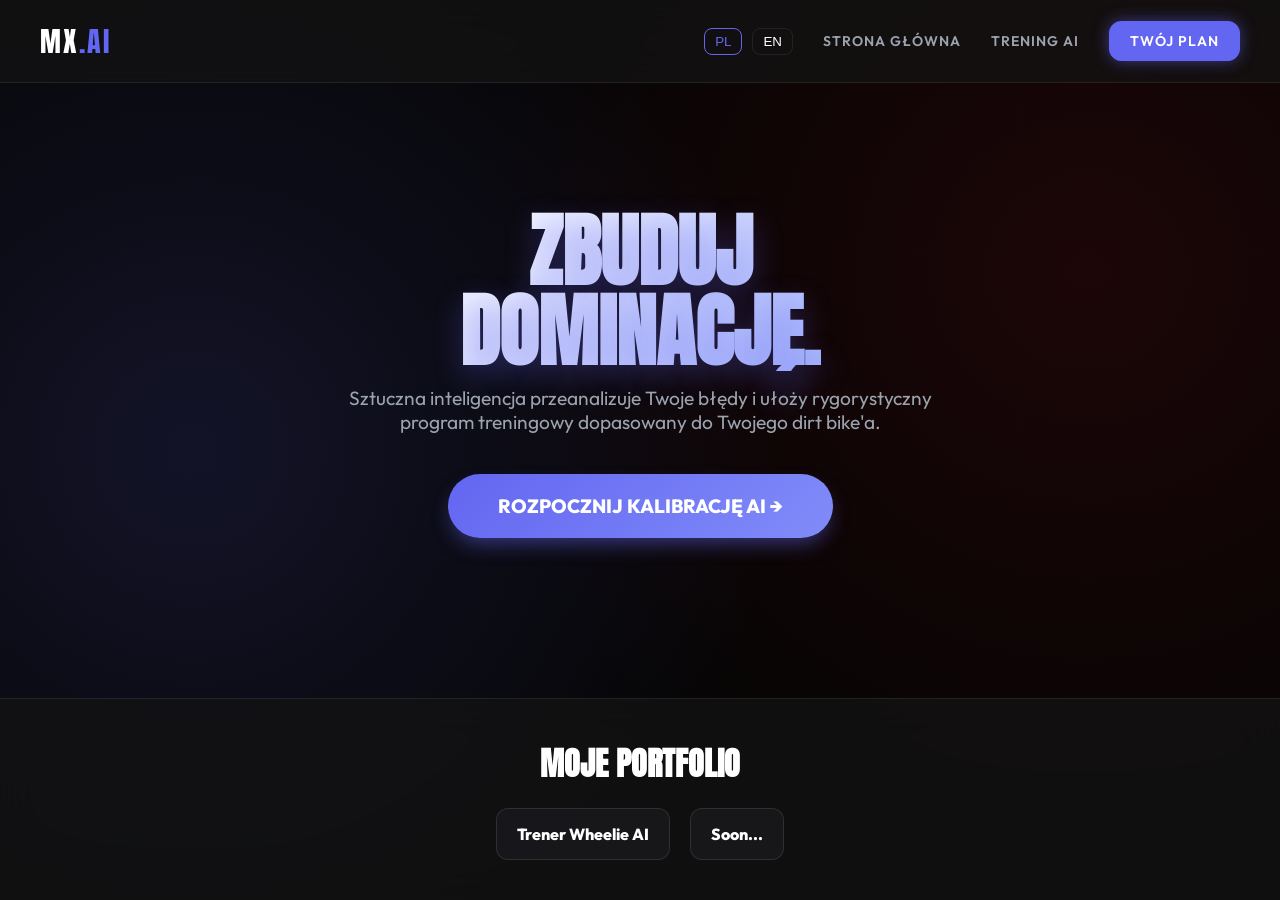
<file: index.html>
<!DOCTYPE html>
<html lang="pl">
<head>
    <meta charset="UTF-8">
    <meta name="viewport" content="width=device-width, initial-scale=1.0">
    <title>MX.AI - Landing Page</title>
    <link rel="stylesheet" href="style.css">
    <script src="https://cdnjs.cloudflare.com/ajax/libs/gsap/3.12.2/gsap.min.js"></script>
</head>
<body>

    <nav>
        <a href="index.html" class="logo">MX<span>.AI</span></a>
        
        <div class="lang-switcher" style="display: flex; gap: 10px; margin-left: auto; margin-right: 30px;">
            <button class="lang-btn active" onclick="changeLang('pl')" id="lang-pl" style="background:transparent; color:#fff; border:1px solid var(--border-glass); padding:5px 10px; border-radius:8px; cursor:pointer;">PL</button>
            <button class="lang-btn" onclick="changeLang('en')" id="lang-en" style="background:transparent; color:#fff; border:1px solid var(--border-glass); padding:5px 10px; border-radius:8px; cursor:pointer;">EN</button>
        </div>

        <div class="nav-links">
            <a href="index.html" data-t="navHome">Strona Główna</a>
            <a href="survey.html" data-t="navSetup">Trening AI</a>
            <a href="dashboard.html" class="btn-nav" style="color:#fff; background:var(--primary); box-shadow:0 0 15px var(--primary-glow);" data-t="navPlan">Twój Plan</a>
        </div>
    </nav>

    <div class="container" style="justify-content: center;">
        <section class="hero">
            <h1 data-t="heroTitle">Zbuduj<br>Dominację.</h1>
            <p data-t="heroDesc">Sztuczna inteligencja przeanalizuje Twoje błędy i ułoży rygorystyczny program treningowy dopasowany do Twojego dirt bike'a.</p>
            <a href="survey.html" class="hero-btn" data-t="heroBtn">Rozpocznij Kalibrację AI →</a>
        </section>
    </div>

    <footer>
        <h2 style="font-family: 'Anton', sans-serif; font-size: 2rem; color: #fff; margin-bottom: 20px;" data-t="portfolioTitle">MOJE PORTFOLIO</h2>
        <div style="display: flex; justify-content: center; gap: 20px; flex-wrap: wrap;">
            <a href="survey.html" class="portfolio-item" data-t="portfolioItem1">Trener Wheelie AI</a>
            <div class="portfolio-item" onclick="showToast('Wait project has start Soon..')" data-t="portfolioItem2">Soon...</div>
        </div>
    </footer>

    <script src="app.js"></script>
</body>
</html>
</file>
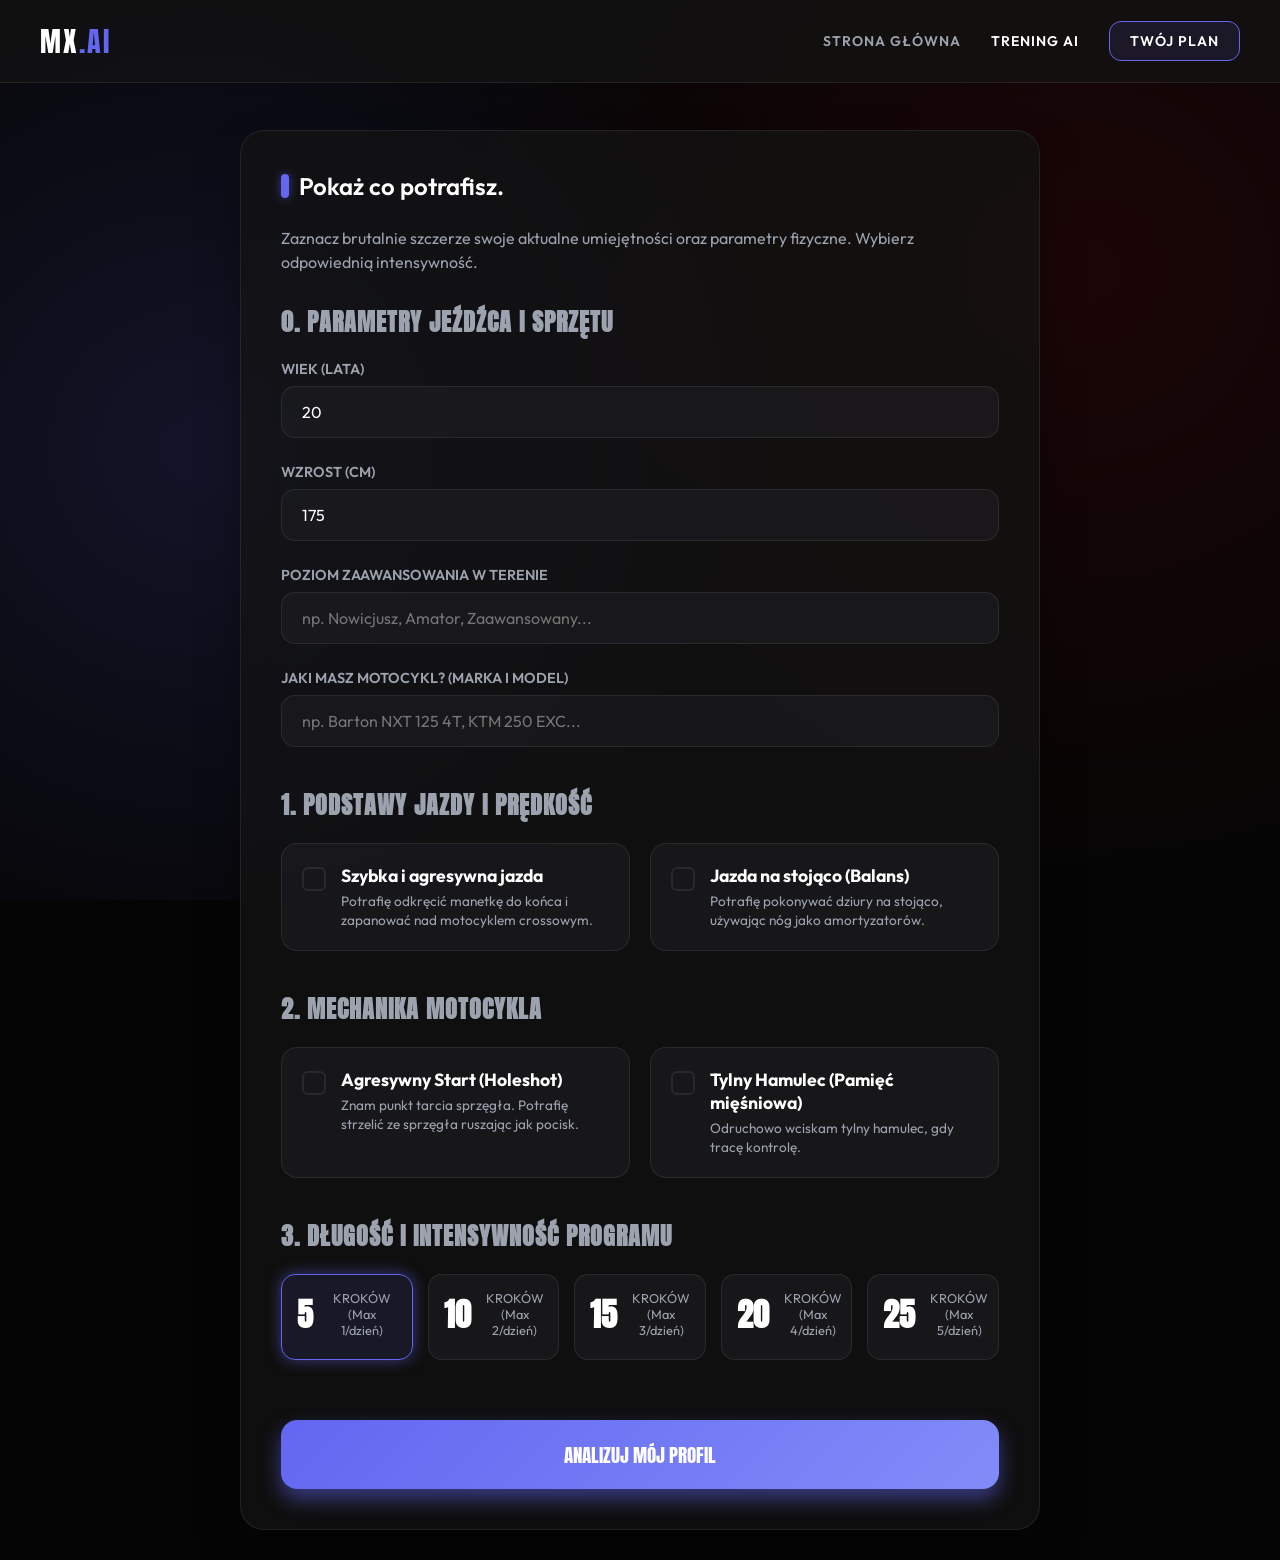
<file: survey.html>
<!DOCTYPE html>
<html lang="pl">
<head>
    <meta charset="UTF-8">
    <meta name="viewport" content="width=device-width, initial-scale=1.0">
    <title>MX.AI - Ankieta Kalibracyjna</title>
    <link rel="stylesheet" href="style.css">
    <script src="https://cdnjs.cloudflare.com/ajax/libs/gsap/3.12.2/gsap.min.js"></script>
    <style>
        .length-grid { display: grid; grid-template-columns: repeat(auto-fit, minmax(100px, 1fr)); gap: 15px; }
        .length-option {
            background: var(--card-glass); border: 1px solid var(--border-glass); padding: 15px;
            border-radius: 14px; text-align: center; cursor: pointer; transition: 0.3s;
        }
        .length-option:hover { border-color: rgba(255,255,255,0.3); }
        .length-option.selected { border-color: var(--primary); background: rgba(99, 102, 241, 0.1); box-shadow: 0 0 15px var(--primary-glow); }
        .length-option h4 { font-size: 2rem; font-family: 'Anton', sans-serif; margin-bottom: 5px; color: #fff; }
        .length-option p { font-size: 0.8rem; color: var(--text-dim); }

        /* Loader Styles */
        #view-loading {
            display: none; flex-direction: column; justify-content: center; align-items: center;
            min-height: 100vh; text-align: center; position: fixed; top: 0; left: 0; width: 100%; background: var(--bg); z-index: 5000;
        }
        .loader-text { font-family: 'Anton', sans-serif; font-size: 4rem; color: #fff; letter-spacing: 2px; }
        .loader-sub { color: var(--text-dim); margin-bottom: 30px; font-size: 1.2rem; }
        .progress-line { width: 300px; height: 4px; background: rgba(255,255,255,0.1); border-radius: 4px; overflow: hidden; }
        .progress-fill { width: 0%; height: 100%; background: var(--primary); box-shadow: 0 0 15px var(--primary-glow); }
    </style>
</head>
<body>

    <nav>
        <a href="index.html" class="logo">MX<span>.AI</span></a>
        <div class="nav-links">
            <a href="index.html">Strona Główna</a>
            <a href="survey.html" style="color: #fff;">Trening AI</a>
            <a href="dashboard.html" class="btn-nav">Twój Plan</a>
        </div>
    </nav>

    <div class="container" id="view-setup">
        <div class="glass-panel">
            <h2 class="section-title">Pokaż co potrafisz.</h2>
            <p style="color: var(--text-dim); margin-bottom: 30px; line-height: 1.5;">Zaznacz brutalnie szczerze swoje aktualne umiejętności oraz parametry fizyczne. Wybierz odpowiednią intensywność.</p>
            
            <div style="margin-bottom: 40px;">
                <h3 style="font-family: 'Anton', sans-serif; font-size: 1.5rem; letter-spacing: 1px; margin-bottom: 20px; color: var(--text-dim);">0. PARAMETRY JEŹDŹCA I SPRZĘTU</h3>
                
                <div class="input-group">
                    <label class="input-label">Wiek (lata)</label>
                    <input type="number" id="inp-age" class="form-input" min="10" max="80" value="20">
                </div>
                
                <div class="input-group">
                    <label class="input-label">Wzrost (cm)</label>
                    <input type="number" id="inp-height" class="form-input" min="140" max="220" value="175">
                </div>
                
                <div class="input-group">
                    <label class="input-label">Poziom Zaawansowania w terenie</label>
                    <input type="text" id="inp-level" class="form-input" placeholder="np. Nowicjusz, Amator, Zaawansowany...">
                </div>
                
                <div class="input-group">
                    <label class="input-label">Jaki masz motocykl? (Marka i Model)</label>
                    <input type="text" id="inp-bike" class="form-input" placeholder="np. Barton NXT 125 4T, KTM 250 EXC...">
                </div>
            </div>

            <div style="margin-bottom: 40px;">
                <h3 style="font-family: 'Anton', sans-serif; font-size: 1.5rem; letter-spacing: 1px; margin-bottom: 20px; color: var(--text-dim);">1. PODSTAWY JAZDY I PRĘDKOŚĆ</h3>
                <div class="skill-grid">
                    <div class="skill-option" onclick="toggleSkill(this, 'speed')">
                        <div class="check-box"></div>
                        <div class="skill-text">
                            <h3>Szybka i agresywna jazda</h3>
                            <p>Potrafię odkręcić manetkę do końca i zapanować nad motocyklem crossowym.</p>
                        </div>
                    </div>
                    <div class="skill-option" onclick="toggleSkill(this, 'standing')">
                        <div class="check-box"></div>
                        <div class="skill-text">
                            <h3>Jazda na stojąco (Balans)</h3>
                            <p>Potrafię pokonywać dziury na stojąco, używając nóg jako amortyzatorów.</p>
                        </div>
                    </div>
                </div>
            </div>

            <div style="margin-bottom: 40px;">
                <h3 style="font-family: 'Anton', sans-serif; font-size: 1.5rem; letter-spacing: 1px; margin-bottom: 20px; color: var(--text-dim);">2. MECHANIKA MOTOCYKLA</h3>
                <div class="skill-grid">
                    <div class="skill-option" onclick="toggleSkill(this, 'start')">
                        <div class="check-box"></div>
                        <div class="skill-text">
                            <h3>Agresywny Start (Holeshot)</h3>
                            <p>Znam punkt tarcia sprzęgła. Potrafię strzelić ze sprzęgła ruszając jak pocisk.</p>
                        </div>
                    </div>
                    <div class="skill-option" onclick="toggleSkill(this, 'brake')">
                        <div class="check-box"></div>
                        <div class="skill-text">
                            <h3>Tylny Hamulec (Pamięć mięśniowa)</h3>
                            <p>Odruchowo wciskam tylny hamulec, gdy tracę kontrolę.</p>
                        </div>
                    </div>
                </div>
            </div>

            <div style="margin-bottom: 40px;">
                <h3 style="font-family: 'Anton', sans-serif; font-size: 1.5rem; letter-spacing: 1px; margin-bottom: 20px; color: var(--text-dim);">3. DŁUGOŚĆ I INTENSYWNOŚĆ PROGRAMU</h3>
                <div class="length-grid">
                    <div class="length-option selected skill-option length" onclick="setLength(5, this)">
                        <h4>5</h4><p>KROKÓW<br>(Max 1/dzień)</p>
                    </div>
                    <div class="length-option skill-option length" onclick="setLength(10, this)">
                        <h4>10</h4><p>KROKÓW<br>(Max 2/dzień)</p>
                    </div>
                    <div class="length-option skill-option length" onclick="setLength(15, this)">
                        <h4>15</h4><p>KROKÓW<br>(Max 3/dzień)</p>
                    </div>
                    <div class="length-option skill-option length" onclick="setLength(20, this)">
                        <h4>20</h4><p>KROKÓW<br>(Max 4/dzień)</p>
                    </div>
                    <div class="length-option skill-option length" onclick="setLength(25, this)">
                        <h4>25</h4><p>KROKÓW<br>(Max 5/dzień)</p>
                    </div>
                </div>
            </div>

            <button class="submit-btn" onclick="generateAIPlan()">ANALIZUJ MÓJ PROFIL</button>
        </div>
    </div>

    <!-- AI LOADING SCREEN -->
    <div id="view-loading">
        <div class="loader-text" id="load-txt">OBLICZANIE...</div>
        <div class="loader-sub" id="load-sub">Generowanie rygorystycznego planu</div>
        <div class="progress-line"><div class="progress-fill" id="load-fill"></div></div>
    </div>

    <script src="app.js"></script>
</body>
</html>
</file>
<file: style.css>
@import url('https://fonts.googleapis.com/css2?family=Outfit:wght@300;400;600;800&display=swap');
@import url('https://fonts.googleapis.com/css2?family=Anton&display=swap');
@import url('https://fonts.googleapis.com/css2?family=Inter:wght@400;600;800&display=swap');

:root {
    --bg: #050505;
    --bg-glass: rgba(20, 20, 20, 0.7);
    --card-glass: rgba(30, 30, 35, 0.6);
    --border-glass: rgba(255, 255, 255, 0.08);
    --text: #ffffff;
    --text-dim: #9ca3af;
    --primary: #6366f1;
    --primary-glow: rgba(99, 102, 241, 0.5);
    --danger: #ff4757;
    --accent: #E3FF00; /* For small highlights if needed */
}

* { box-sizing: border-box; margin: 0; padding: 0; }

body {
    font-family: 'Outfit', sans-serif;
    background-color: var(--bg);
    background-image: 
        radial-gradient(circle at 15% 50%, rgba(99, 102, 241, 0.15) 0%, transparent 50%),
        radial-gradient(circle at 85% 30%, rgba(229, 9, 20, 0.1) 0%, transparent 50%),
        linear-gradient(rgba(5, 5, 5, 0.8), rgba(5, 5, 5, 0.9)),
        url('https://images.unsplash.com/photo-1571508601891-ca5e7a713859?q=80&w=2000&auto=format&fit=crop');
    background-size: cover;
    background-position: center;
    background-attachment: fixed;
    color: var(--text);
    min-height: 100vh;
    display: flex;
    flex-direction: column;
    overflow-x: hidden;
}

.container { max-width: 1300px; margin: 0 auto; padding: 30px 20px; width: 100%; flex: 1; display: flex; flex-direction: column; }

/* NAVBAR */
nav {
    display: flex; justify-content: space-between; align-items: center;
    padding: 20px 40px; position: fixed; width: 100%; top: 0; z-index: 1000;
    background: var(--bg-glass); backdrop-filter: blur(20px);
    border-bottom: 1px solid var(--border-glass);
}
.logo { font-family: 'Anton', sans-serif; font-size: 28px; color: #fff; letter-spacing: 2px; text-decoration: none; }
.logo span { color: var(--primary); }
.nav-links { display: flex; gap: 30px; align-items: center; }
.nav-links a { color: var(--text-dim); text-decoration: none; font-weight: 600; text-transform: uppercase; font-size: 14px; letter-spacing: 1px; transition: 0.3s; cursor: pointer; }
.nav-links a:hover { color: #fff; }
.btn-nav { background: rgba(99, 102, 241, 0.1); border: 1px solid var(--primary); color: #fff !important; padding: 10px 20px; border-radius: 12px; }
.btn-nav:hover { background: var(--primary); box-shadow: 0 0 15px var(--primary-glow); }

/* HERO (index.html) */
.hero {
    flex: 1; display: flex; flex-direction: column; justify-content: center; align-items: center;
    text-align: center; padding-top: 100px; padding-bottom: 50px;
    animation: slideDown 0.6s ease-out;
}
.hero h1 {
    font-size: 5rem; font-family: 'Anton', sans-serif; text-transform: uppercase;
    margin-bottom: 15px; line-height: 1;
    background: linear-gradient(135deg, #fff 0%, #a5b4fc 100%);
    -webkit-background-clip: text; -webkit-text-fill-color: transparent;
    text-shadow: 0 10px 30px rgba(99, 102, 241, 0.3);
}
.hero p { color: var(--text-dim); font-size: 1.2rem; max-width: 600px; margin-bottom: 40px; }
.hero-btn {
    background: linear-gradient(135deg, var(--primary), #818cf8);
    color: white; border: none; padding: 20px 50px; border-radius: 100px;
    font-size: 1.2rem; font-weight: 800; text-transform: uppercase; cursor: pointer;
    transition: all 0.3s cubic-bezier(0.4, 0, 0.2, 1);
    box-shadow: 0 10px 20px -5px var(--primary-glow); text-decoration: none;
}
.hero-btn:hover { transform: translateY(-3px) scale(1.05); box-shadow: 0 15px 25px -5px var(--primary-glow); }

/* FOOTER / PORTFOLIO */
footer {
    padding: 40px; background: var(--bg-glass); border-top: 1px solid var(--border-glass);
    backdrop-filter: blur(20px); text-align: center; margin-top: auto;
}
.accordion-btn {
    background: var(--card-glass); color: #fff; width: 100%; max-width: 600px; margin: 0 auto;
    padding: 20px; font-size: 1.5rem; font-family: 'Anton', sans-serif; text-transform: uppercase;
    border: 1px solid var(--border-glass); border-radius: 16px; cursor: pointer;
    display: flex; justify-content: space-between; align-items: center; transition: 0.3s;
}
.accordion-btn:hover { border-color: var(--primary); box-shadow: 0 0 20px var(--primary-glow); }
.accordion-content {
    background: rgba(0,0,0,0.5); border: 1px solid var(--border-glass); border-top: none;
    max-width: 600px; margin: 0 auto; padding: 20px; display: none; flex-direction: column; gap: 15px;
    border-bottom-left-radius: 16px; border-bottom-right-radius: 16px;
}
.accordion-content.active { display: flex; animation: fadeIn 0.3s; }
.portfolio-item {
    background: var(--card-glass); color: #fff; padding: 15px 20px; text-decoration: none;
    font-weight: 800; border-radius: 12px; border: 1px solid rgba(255,255,255,0.1); transition: 0.3s; cursor: pointer;
}
.portfolio-item:hover { border-color: var(--primary); background: rgba(99, 102, 241, 0.1); }

/* TOAST */
.toast {
    position: fixed; top: -100px; left: 50%; transform: translateX(-50%);
    background: linear-gradient(135deg, var(--primary), #818cf8); color: #fff; padding: 15px 30px;
    font-weight: 800; border-radius: 100px; z-index: 3000;
    transition: top 0.5s cubic-bezier(0.68, -0.55, 0.265, 1.55);
    text-transform: uppercase; font-family: 'Inter', sans-serif;
    box-shadow: 0 10px 30px var(--primary-glow);
}
.toast.show { top: 100px; } /* Below navbar */

/* PANELS (survey.html & dashboard.html) */
.glass-panel {
    background: var(--bg-glass); backdrop-filter: blur(20px);
    border: 1px solid var(--border-glass); border-radius: 24px;
    padding: 40px; box-shadow: 0 25px 50px -12px rgba(0, 0, 0, 0.5);
    margin-top: 100px; animation: fadeIn 0.4s ease-out; max-width: 800px; margin-left: auto; margin-right: auto; width: 100%;
}
.section-title { font-size: 1.5rem; font-weight: 600; margin-bottom: 25px; display: flex; align-items: center; gap: 10px; }
.section-title::before { content: ''; display: inline-block; width: 8px; height: 24px; background: var(--primary); border-radius: 4px; box-shadow: 0 0 10px var(--primary-glow); }

/* FORM INPUTS */
.input-group { margin-bottom: 25px; }
.input-label { display: block; font-size: 0.9rem; color: var(--text-dim); margin-bottom: 8px; font-weight: 600; text-transform: uppercase; }
.form-input { 
    width: 100%; background: var(--card-glass); border: 1px solid var(--border-glass); color: #fff; 
    padding: 15px 20px; border-radius: 14px; font-size: 1rem; font-family: 'Outfit', sans-serif;
    transition: 0.3s;
}
.form-input:focus { outline: none; border-color: var(--primary); box-shadow: 0 0 15px var(--primary-glow); background: rgba(40, 40, 45, 0.8); }
select.form-input { cursor: pointer; appearance: none; }

/* CHECKBOX UI */
.skill-grid { display: grid; grid-template-columns: repeat(auto-fit, minmax(250px, 1fr)); gap: 20px; margin-bottom: 30px; }
.skill-option {
    background: var(--card-glass); border: 1px solid var(--border-glass); padding: 20px;
    border-radius: 16px; cursor: pointer; transition: 0.3s; display: flex; gap: 15px; align-items: flex-start;
}
.skill-option:hover { border-color: rgba(255,255,255,0.3); }
.skill-option.selected { border-color: var(--primary); box-shadow: 0 0 20px var(--primary-glow); background: rgba(99, 102, 241, 0.1); }
.check-box { width: 24px; height: 24px; min-width: 24px; border: 2px solid var(--border-glass); border-radius: 6px; display: flex; align-items: center; justify-content: center; margin-top: 3px; transition: 0.3s; }
.skill-option.selected .check-box { background: var(--primary); border-color: var(--primary); }
.skill-option.selected .check-box::after { content: '✓'; color: #fff; font-weight: bold; }
.skill-text h3 { font-size: 1.1rem; margin-bottom: 5px; }
.skill-text p { font-size: 0.85rem; color: var(--text-dim); line-height: 1.4; }

.submit-btn {
    width: 100%; background: linear-gradient(135deg, var(--primary), #818cf8);
    color: white; border: none; padding: 20px; border-radius: 16px;
    font-size: 1.2rem; font-family: 'Anton', sans-serif; text-transform: uppercase; cursor: pointer;
    transition: 0.3s; box-shadow: 0 10px 20px var(--primary-glow); margin-top: 20px;
}
.submit-btn:hover { transform: translateY(-3px); box-shadow: 0 15px 30px var(--primary-glow); }

/* DASHBOARD */
.plan-grid { display: grid; grid-template-columns: repeat(auto-fill, minmax(300px, 1fr)); gap: 20px; margin-top: 30px; }
.day-card {
    background: var(--card-glass); border: 1px solid var(--border-glass);
    border-radius: 20px; padding: 30px; position: relative; transition: 0.4s cubic-bezier(0.4, 0, 0.2, 1);
    backdrop-filter: blur(10px);
}
.day-card.active { border-color: var(--primary); box-shadow: 0 0 30px var(--primary-glow); transform: scale(1.02); }
.day-card.completed { opacity: 0.5; filter: grayscale(1); }
.day-num { font-family: 'Anton', sans-serif; font-size: 4rem; color: var(--border-glass); line-height: 0.8; margin-bottom: 20px; }
.day-card.active .day-num { color: var(--primary); }
.day-title { font-size: 1.4rem; font-weight: 800; margin-bottom: 10px; line-height: 1.2; }
.day-desc { font-size: 0.95rem; color: var(--text-dim); margin-bottom: 20px; line-height: 1.5; }
.day-btn {
    width: 100%; padding: 15px; border-radius: 12px; border: none; font-weight: 800;
    text-transform: uppercase; cursor: pointer; transition: 0.3s;
}
.day-card.active .day-btn { background: var(--primary); color: #fff; box-shadow: 0 5px 15px var(--primary-glow); }
.day-card.active .day-btn:hover { background: #818cf8; transform: translateY(-2px); }
.day-card:not(.active) .day-btn { background: var(--border-glass); color: var(--text-dim); cursor: not-allowed; }
.day-card.completed .day-btn { background: #333; color: #888; }
.locked-badge { position: absolute; top: 20px; right: 20px; color: var(--danger); font-size: 0.8rem; font-weight: 800; }

/* DASHBOARD PANEL */
.dash-header { display: flex; justify-content: space-between; align-items: center; margin-bottom: 20px; }
.dash-header h1 { font-family: 'Anton', sans-serif; font-size: 3rem; }
.status-panel { background: rgba(99, 102, 241, 0.1); border: 1px solid var(--primary); border-radius: 12px; padding: 15px 20px; display: flex; justify-content: space-between; align-items: center; }
.rule { font-weight: 800; color: var(--primary); }
.progress-txt { color: #fff; font-weight: 600; }

/* MODAL */
#lesson-modal {
    display: none; position: fixed; top: 0; left: 0; width: 100vw; height: 100vh;
    background: rgba(0,0,0,0.85); backdrop-filter: blur(10px); z-index: 2000;
    justify-content: center; align-items: center; padding: 20px;
}
.modal-content {
    background: #15151a; border: 1px solid var(--border-glass); border-radius: 24px;
    max-width: 800px; width: 100%; max-height: 90vh; overflow-y: auto;
    padding: 40px; position: relative; box-shadow: 0 30px 60px rgba(0,0,0,0.8);
}
.modal-close {
    position: absolute; top: 20px; right: 20px; background: transparent; border: none;
    color: var(--text-dim); font-size: 30px; cursor: pointer; transition: 0.3s;
}
.modal-close:hover { color: var(--danger); }
.modal-title { font-family: 'Anton', sans-serif; font-size: 2.5rem; color: var(--primary); text-transform: uppercase; margin-bottom: 20px; line-height: 1.1; }
.modal-body h4 { font-size: 1.2rem; font-weight: 800; margin-top: 25px; margin-bottom: 10px; color: #fff; border-bottom: 1px solid var(--border-glass); padding-bottom: 5px; }
.modal-body p, .modal-body ul { font-size: 1rem; color: var(--text-dim); line-height: 1.6; margin-bottom: 15px; }
.modal-body ul { padding-left: 20px; }
.modal-body li { margin-bottom: 8px; }

@keyframes slideDown { from { opacity: 0; transform: translateY(-30px); } to { opacity: 1; transform: translateY(0); } }
@keyframes fadeIn { from { opacity: 0; transform: translateY(20px); } to { opacity: 1; transform: translateY(0); } }

@media (max-width: 768px) {
    .hero h1 { font-size: 3.5rem; }
    nav { padding: 15px 20px; flex-direction: column; gap: 15px; }
    .glass-panel { padding: 20px; }
    .day-num { font-size: 3rem; }
}
</file>
